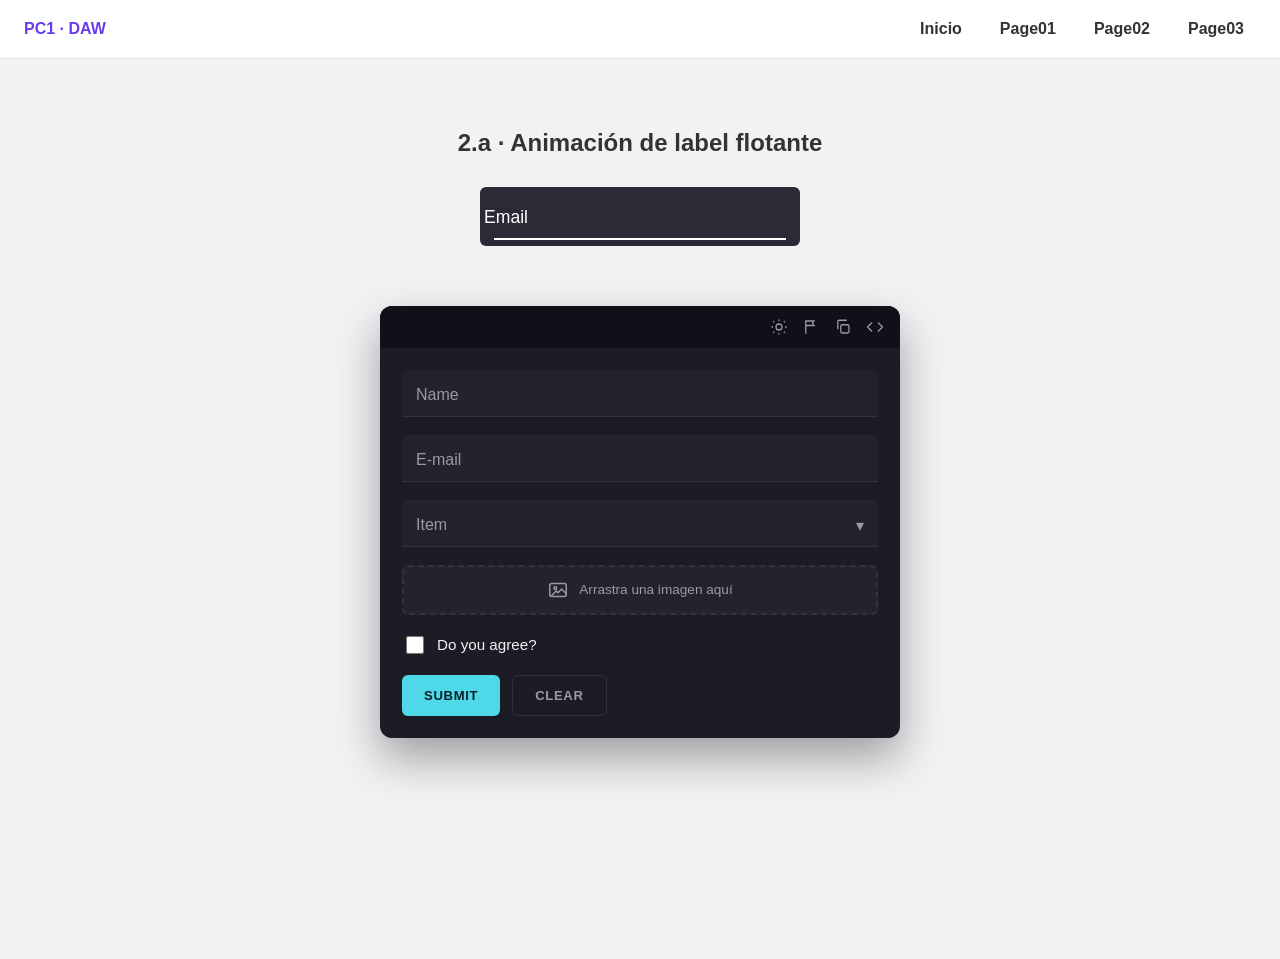
<file: page01.html>
<!doctype html>
<html lang="es">
  <head>
    <meta charset="UTF-8" />
    <title>Page 01 - Formulario</title>
    <link rel="stylesheet" href="css/common.css" />
    <link rel="stylesheet" href="css/page01.css" />
  </head>
  <body>
    <nav class="top-nav">
      <span class="brand">PC1 · DAW</span>
      <a href="index.html">Inicio</a>
      <a href="page01.html">Page01</a>
      <a href="page02.html">Page02</a>
      <a href="page03.html">Page03</a>
    </nav>

    <div class="page-wrap">
      <!-- ================= 2.a Floating label demo ================= -->
      <h2 class="section-title">2.a · Animación de label flotante</h2>
      <div class="demo-field demo-field-box">
        <input type="text" id="emailDemo" placeholder=" " autocomplete="off" />
        <label for="emailDemo">Email</label>
      </div>

      <!-- ================= 2.b / 2.c Ventana con formulario ================= -->
      <div class="browser-window">
        <div class="browser-titlebar">
          <!-- icono 1: sol -->
          <svg viewBox="0 0 24 24">
            <circle cx="12" cy="12" r="4" />
            <path
              d="M12 2v2M12 20v2M4.2 4.2l1.4 1.4M18.4 18.4l1.4 1.4M2 12h2M20 12h2M4.2 19.8l1.4-1.4M18.4 5.6l1.4-1.4"
            />
          </svg>
          <!-- icono 2: bandera -->
          <svg viewBox="0 0 24 24"><path d="M5 3v18M5 4h11l-2 3 2 3H5" /></svg>
          <!-- icono 3: copiar -->
          <svg viewBox="0 0 24 24">
            <rect x="9" y="9" width="11" height="11" rx="2" />
            <path d="M5 15V5a2 2 0 0 1 2-2h10" />
          </svg>
          <!-- icono 4: code -->
          <svg viewBox="0 0 24 24"><path d="M8 6L2 12l6 6M16 6l6 6-6 6" /></svg>
        </div>

        <form class="browser-body" id="mainForm">
          <div class="field">
            <input type="text" id="fName" placeholder=" " autocomplete="off" />
            <label for="fName">Name</label>
          </div>

          <div class="field">
            <input
              type="email"
              id="fEmail"
              placeholder=" "
              autocomplete="off"
            />
            <label for="fEmail">E-mail</label>
          </div>

          <div class="field item">
            <input type="text" id="fItem" placeholder=" " autocomplete="off" />
            <label for="fItem">Item</label>
          </div>

          <!-- ============ 2.c campo imagen drag & drop ============ -->
          <div class="drop-field" id="dropField">
            <svg viewBox="0 0 24 24">
              <rect x="3" y="5" width="18" height="14" rx="2" />
              <circle cx="9" cy="10" r="1.5" />
              <path d="M21 16l-5-5-4 4-2-2-5 5" />
            </svg>
            <span id="dropText">Arrastra una imagen aquí</span>
          </div>
          <input
            type="file"
            id="fileInput"
            accept="image/*"
            style="display: none"
          />

          <label class="checkbox-row">
            <input type="checkbox" id="agree" />
            Do you agree?
          </label>

          <div class="btn-row">
            <button type="submit" class="btn btn-primary">SUBMIT</button>
            <button type="reset" class="btn btn-secondary">CLEAR</button>
          </div>
        </form>
      </div>
    </div>

    <script>
      const dropField = document.getElementById("dropField");
      const dropText = document.getElementById("dropText");
      const fileInput = document.getElementById("fileInput");

      function showFile(file) {
        if (!file) return;
        // pathname simulado (los navegadores no exponen la ruta real por seguridad)
        dropText.textContent = file.name;
        dropField.title = file.name;
      }

      dropField.addEventListener("click", () => fileInput.click());
      fileInput.addEventListener("change", (e) => showFile(e.target.files[0]));

      ["dragenter", "dragover"].forEach((evt) =>
        dropField.addEventListener(evt, (e) => {
          e.preventDefault();
          dropField.classList.add("dragover");
        }),
      );
      ["dragleave", "drop"].forEach((evt) =>
        dropField.addEventListener(evt, (e) => {
          e.preventDefault();
          dropField.classList.remove("dragover");
        }),
      );
      dropField.addEventListener("drop", (e) => {
        const file = e.dataTransfer.files[0];
        showFile(file);
      });

      document.getElementById("mainForm").addEventListener("submit", (e) => {
        e.preventDefault();
        alert("Formulario enviado (demo).");
      });
    </script>
  </body>
</html>
</file>
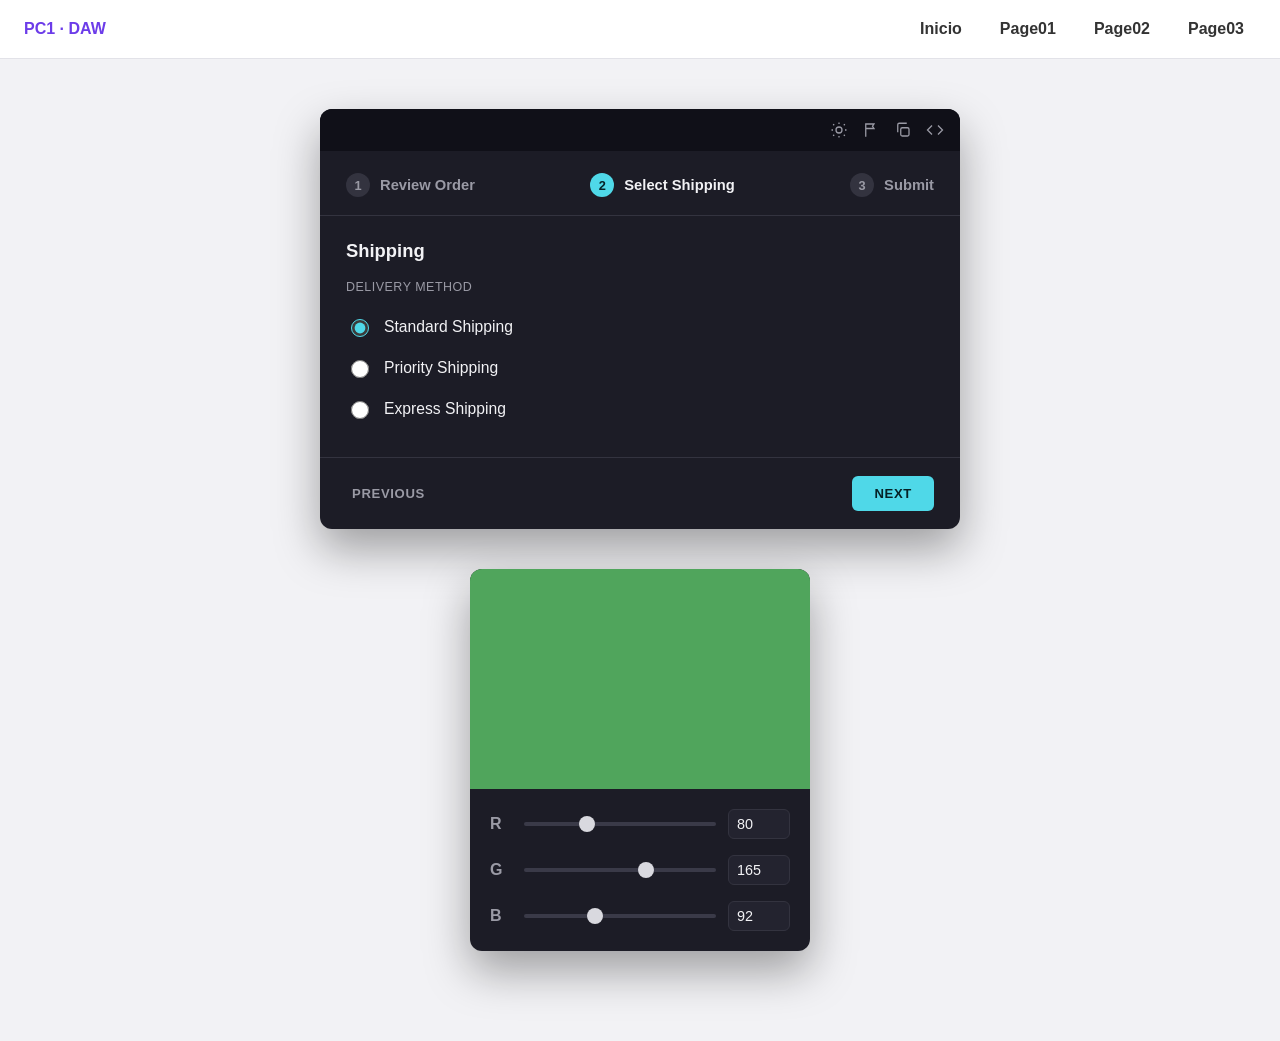
<file: page02.html>
<!doctype html>
<html lang="es">
  <head>
    <meta charset="UTF-8" />
    <title>Page 02 - Shipping & Color Picker</title>
    <link rel="stylesheet" href="css/common.css" />
    <link rel="stylesheet" href="css/page02.css" />
  </head>
  <body>
    <nav class="top-nav">
      <span class="brand">PC1 · DAW</span>
      <a href="index.html">Inicio</a>
      <a href="page01.html">Page01</a>
      <a href="page02.html">Page02</a>
      <a href="page03.html">Page03</a>
    </nav>

    <div class="page-wrap">
      <!-- ================= 3.a Ventana con tabs y radio buttons ================= -->
      <div class="browser-window">
        <div class="browser-titlebar">
          <svg viewBox="0 0 24 24">
            <circle cx="12" cy="12" r="4" />
            <path
              d="M12 2v2M12 20v2M4.2 4.2l1.4 1.4M18.4 18.4l1.4 1.4M2 12h2M20 12h2M4.2 19.8l1.4-1.4M18.4 5.6l1.4-1.4"
            />
          </svg>
          <svg viewBox="0 0 24 24"><path d="M5 3v18M5 4h11l-2 3 2 3H5" /></svg>
          <svg viewBox="0 0 24 24">
            <rect x="9" y="9" width="11" height="11" rx="2" />
            <path d="M5 15V5a2 2 0 0 1 2-2h10" />
          </svg>
          <svg viewBox="0 0 24 24"><path d="M8 6L2 12l6 6M16 6l6 6-6 6" /></svg>
        </div>

        <div class="steps">
          <div class="step"><span class="dot">1</span>Review Order</div>
          <div class="step active">
            <span class="dot">2</span>Select Shipping
          </div>
          <div class="step"><span class="dot">3</span>Submit</div>
        </div>

        <div class="shipping-body">
          <h3>Shipping</h3>
          <div class="delivery-label">Delivery Method</div>

          <label class="radio-row">
            <input type="radio" name="shipping" value="standard" checked />
            Standard Shipping
          </label>
          <label class="radio-row">
            <input type="radio" name="shipping" value="priority" />
            Priority Shipping
          </label>
          <label class="radio-row">
            <input type="radio" name="shipping" value="express" />
            Express Shipping
          </label>
        </div>

        <div class="step-nav">
          <button class="link-btn">PREVIOUS</button>
          <button class="btn-next">NEXT</button>
        </div>
      </div>

      <!-- ================= 3.b Card de color con sliders ================= -->
      <div class="color-card">
        <div class="color-preview" id="colorPreview"></div>
        <div class="color-controls">
          <div class="slider-row">
            <label>R</label>
            <input type="range" id="rSlider" min="0" max="255" value="80" />
            <input type="number" id="rInput" min="0" max="255" value="80" />
          </div>

          <div class="slider-row">
            <label>G</label>
            <input type="range" id="gSlider" min="0" max="255" value="165" />
            <input type="number" id="gInput" min="0" max="255" value="165" />
          </div>

          <div class="slider-row">
            <label>B</label>
            <input type="range" id="bSlider" min="0" max="255" value="92" />
            <input type="number" id="bInput" min="0" max="255" value="92" />
          </div>
        </div>
      </div>
    </div>

    <script>
      const preview = document.getElementById("colorPreview");
      const channels = ["r", "g", "b"];

      function updateColor() {
        const r = document.getElementById("rSlider").value;
        const g = document.getElementById("gSlider").value;
        const b = document.getElementById("bSlider").value;
        preview.style.background = `rgb(${r}, ${g}, ${b})`;
      }

      channels.forEach((ch) => {
        const slider = document.getElementById(ch + "Slider");
        const number = document.getElementById(ch + "Input");

        slider.addEventListener("input", () => {
          number.value = slider.value;
          updateColor();
        });
        number.addEventListener("input", () => {
          let v = Math.min(255, Math.max(0, Number(number.value) || 0));
          slider.value = v;
          updateColor();
        });
      });

      updateColor();
    </script>
  </body>
</html>
</file>
<file: css/common.css>
/* ===== common.css - variables y reset compartido ===== */
:root {
  --dark-bg: #14141c;
  --dark-panel: #1c1c26;
  --dark-panel-2: #23232f;
  --border-subtle: #33333f;
  --text-light: #f2f2f5;
  --text-muted: #9a9aa5;
  --aqua: #4fd8e8;
  --purple: #6c3ce9;
  --green: #2ecc71;
  --blue: #3498db;
  --red: #e0556f;
  --radius: 10px;
  font-size: 16px;
}

*,
*::before,
*::after {
  box-sizing: border-box;
}

body {
  margin: 0;
  font-family: "Segoe UI", Roboto, Arial, sans-serif;
  background: #f2f2f5;
  color: var(--text-light);
}

a {
  color: inherit;
  text-decoration: none;
}

.top-nav {
  display: flex;
  gap: 14px;
  align-items: center;
  padding: 14px 24px;
  background: #ffffff;
  border-bottom: 1px solid #e2e2e8;
  font-family: "Segoe UI", Roboto, Arial, sans-serif;
}
.top-nav a {
  color: #333;
  font-weight: 600;
  padding: 6px 12px;
  border-radius: 6px;
}
.top-nav a:hover {
  background: #eee;
}
.top-nav .brand {
  color: var(--purple);
  font-weight: 800;
  margin-right: auto;
}
</file>
<file: css/page01.css>
/* ===== page01.css ===== */
.page-wrap {
  min-height: 100vh;
  display: flex;
  flex-direction: column;
  align-items: center;
  gap: 60px;
  padding: 50px 20px 90px;
}

h2.section-title {
  color: #333;
  font-family: "Segoe UI", Roboto, Arial, sans-serif;
  margin-bottom: -30px;
}

/* ---------- 2.a floating label single demo field ---------- */
.demo-field {
  position: relative;
  width: 320px;
}
.demo-field input {
  width: 100%;
  background: transparent;
  border: none;
  border-bottom: 2px solid #ffffff;
  outline: none;
  font-size: 1.1rem;
  color: #1c1c26;
  padding: 14px 4px 10px;
}
.demo-field-box {
  background: #2b2b38;
  padding: 6px 14px;
  border-radius: 6px;
}
.demo-field-box input {
  color: #f2f2f5;
}
.demo-field label {
  position: absolute;
  left: 4px;
  top: 20px;
  color: #ffffff;
  font-size: 1.1rem;
  pointer-events: none;
  transition: all 0.25s ease;
}
.demo-field input:focus ~ label,
.demo-field input:not(:placeholder-shown) ~ label {
  top: -2px;
  font-size: 0.75rem;
  color: var(--aqua);
}
.demo-field input:focus {
  border-bottom-color: var(--aqua);
}

/* ---------- browser-style window ---------- */
.browser-window {
  width: min(520px, 92vw);
  background: var(--dark-panel);
  border-radius: 12px;
  overflow: hidden;
  box-shadow: 0 20px 45px rgba(0, 0, 0, 0.35);
}
.browser-titlebar {
  display: flex;
  justify-content: flex-end;
  align-items: center;
  gap: 14px;
  padding: 12px 16px;
  background: #101018;
}
.browser-titlebar svg {
  width: 18px;
  height: 18px;
  stroke: var(--text-muted);
  fill: none;
  stroke-width: 1.7;
  cursor: pointer;
  transition: stroke 0.2s ease;
}
.browser-titlebar svg:hover {
  stroke: var(--aqua);
}

.browser-body {
  padding: 22px;
  display: flex;
  flex-direction: column;
  gap: 18px;
}

/* floating fields inside form */
.field {
  position: relative;
}
.field input {
  width: 100%;
  background: var(--dark-panel-2);
  border: none;
  border-bottom: 1px solid var(--border-subtle);
  border-radius: 6px 6px 0 0;
  color: var(--text-light);
  font-size: 1rem;
  padding: 18px 14px 10px;
  outline: none;
}
.field label {
  position: absolute;
  left: 14px;
  top: 16px;
  color: var(--text-muted);
  font-size: 1rem;
  pointer-events: none;
  transition: all 0.2s ease;
}
.field input:focus ~ label,
.field input:not(:placeholder-shown) ~ label {
  top: 4px;
  font-size: 0.68rem;
  color: var(--aqua);
}
.field input:focus {
  border-bottom-color: var(--aqua);
}

/* select-like item field (kept as text field per spec: 3 text fields) */
.field.item::after {
  content: "▾";
  position: absolute;
  right: 14px;
  top: 16px;
  color: var(--text-muted);
  pointer-events: none;
}

/* checkbox */
.checkbox-row {
  display: flex;
  align-items: center;
  gap: 10px;
  color: var(--text-light);
  font-size: 0.95rem;
}
.checkbox-row input[type="checkbox"] {
  width: 18px;
  height: 18px;
  accent-color: var(--aqua);
  cursor: pointer;
}

/* buttons */
.btn-row {
  display: flex;
  gap: 12px;
}
.btn {
  border: none;
  border-radius: 6px;
  padding: 12px 22px;
  font-weight: 700;
  letter-spacing: 0.05em;
  font-size: 0.82rem;
  cursor: pointer;
  transition:
    transform 0.15s ease,
    opacity 0.15s ease;
}
.btn:active {
  transform: scale(0.97);
}
.btn-primary {
  background: var(--aqua);
  color: #062226;
}
.btn-secondary {
  background: transparent;
  color: var(--text-muted);
  border: 1px solid var(--border-subtle);
}
.btn-secondary:hover {
  color: var(--text-light);
  border-color: var(--text-muted);
}

/* ---------- 2.c image drop field ---------- */
.drop-field {
  width: 100%;
  height: 50px;
  border: 2px dashed var(--border-subtle);
  border-radius: 6px;
  background: var(--dark-panel-2);
  display: flex;
  align-items: center;
  justify-content: center;
  gap: 10px;
  color: var(--text-muted);
  font-size: 0.85rem;
  transition:
    border-color 0.2s ease,
    background 0.2s ease;
  cursor: pointer;
  text-align: center;
  padding: 0 10px;
}
.drop-field.dragover {
  border-color: var(--aqua);
  background: #202b30;
  color: var(--aqua);
}
.drop-field svg {
  width: 22px;
  height: 22px;
  flex-shrink: 0;
  fill: none;
  stroke: currentColor;
  stroke-width: 1.6;
}
.drop-field span {
  overflow: hidden;
  text-overflow: ellipsis;
  white-space: nowrap;
}
</file>
<file: css/page02.css>
/* ===== page02.css ===== */
.page-wrap {
  min-height: 100vh;
  display: flex;
  flex-direction: column;
  align-items: center;
  gap: 40px;
  padding: 50px 20px 90px;
}

/* reuse browser window look */
.browser-window {
  width: min(640px, 94vw);
  background: var(--dark-panel);
  border-radius: 12px;
  overflow: hidden;
  box-shadow: 0 20px 45px rgba(0, 0, 0, 0.35);
}
.browser-titlebar {
  display: flex;
  justify-content: flex-end;
  align-items: center;
  gap: 14px;
  padding: 12px 16px;
  background: #101018;
}
.browser-titlebar svg {
  width: 18px;
  height: 18px;
  stroke: var(--text-muted);
  fill: none;
  stroke-width: 1.7;
  cursor: pointer;
  transition: stroke 0.2s ease;
}
.browser-titlebar svg:hover {
  stroke: var(--aqua);
}

/* ---------- steps / tabs ---------- */
.steps {
  display: flex;
  justify-content: space-between;
  align-items: center;
  padding: 22px 26px 18px;
  border-bottom: 1px solid var(--border-subtle);
}
.step {
  display: flex;
  align-items: center;
  gap: 10px;
  color: var(--text-muted);
  font-size: 0.92rem;
  font-weight: 600;
}
.step .dot {
  width: 24px;
  height: 24px;
  border-radius: 50%;
  background: #33333f;
  color: var(--text-muted);
  display: flex;
  align-items: center;
  justify-content: center;
  font-size: 0.8rem;
}
.step.active {
  color: var(--text-light);
}
.step.active .dot {
  background: var(--aqua);
  color: #062226;
}

/* ---------- shipping body ---------- */
.shipping-body {
  padding: 24px 26px 28px;
}
.shipping-body h3 {
  margin: 0 0 18px;
  font-size: 1.15rem;
}
.delivery-label {
  color: var(--text-muted);
  font-size: 0.78rem;
  letter-spacing: 0.04em;
  text-transform: uppercase;
  margin-bottom: 12px;
}
.radio-row {
  display: flex;
  align-items: center;
  gap: 12px;
  padding: 10px 0;
  cursor: pointer;
  font-size: 0.98rem;
}
.radio-row input[type="radio"] {
  width: 18px;
  height: 18px;
  accent-color: var(--aqua);
  cursor: pointer;
}

.step-nav {
  display: flex;
  justify-content: space-between;
  align-items: center;
  padding: 18px 26px;
  border-top: 1px solid var(--border-subtle);
}
.link-btn {
  background: none;
  border: none;
  color: var(--text-muted);
  font-weight: 700;
  font-size: 0.82rem;
  letter-spacing: 0.05em;
  cursor: pointer;
}
.link-btn:hover {
  color: var(--text-light);
}
.btn-next {
  background: var(--aqua);
  color: #062226;
  border: none;
  border-radius: 6px;
  padding: 10px 22px;
  font-weight: 700;
  font-size: 0.82rem;
  letter-spacing: 0.05em;
  cursor: pointer;
}

/* ---------- color card ---------- */
.color-card {
  width: min(340px, 90vw);
  background: var(--dark-panel);
  border-radius: 12px;
  overflow: hidden;
  box-shadow: 0 20px 45px rgba(0, 0, 0, 0.35);
}
.color-preview {
  height: 220px;
  background: rgb(80, 165, 92);
  transition: background 0.05s linear;
}
.color-controls {
  padding: 20px;
  display: flex;
  flex-direction: column;
  gap: 16px;
}
.slider-row {
  display: grid;
  grid-template-columns: 18px 1fr 62px;
  align-items: center;
  gap: 14px;
}
.slider-row label {
  color: var(--text-muted);
  font-weight: 700;
}
.slider-row input[type="range"] {
  -webkit-appearance: none;
  width: 100%;
  height: 4px;
  border-radius: 2px;
  background: #3a3a48;
  outline: none;
}
.slider-row input[type="range"]::-webkit-slider-thumb {
  -webkit-appearance: none;
  width: 16px;
  height: 16px;
  border-radius: 50%;
  background: #d9d9df;
  cursor: pointer;
}
.slider-row input[type="range"]::-moz-range-thumb {
  width: 16px;
  height: 16px;
  border-radius: 50%;
  background: #d9d9df;
  border: none;
  cursor: pointer;
}
.slider-row input[type="number"] {
  width: 100%;
  background: var(--dark-panel-2);
  border: 1px solid var(--border-subtle);
  border-radius: 6px;
  color: var(--text-light);
  padding: 6px 8px;
  font-size: 0.9rem;
}
</file>
